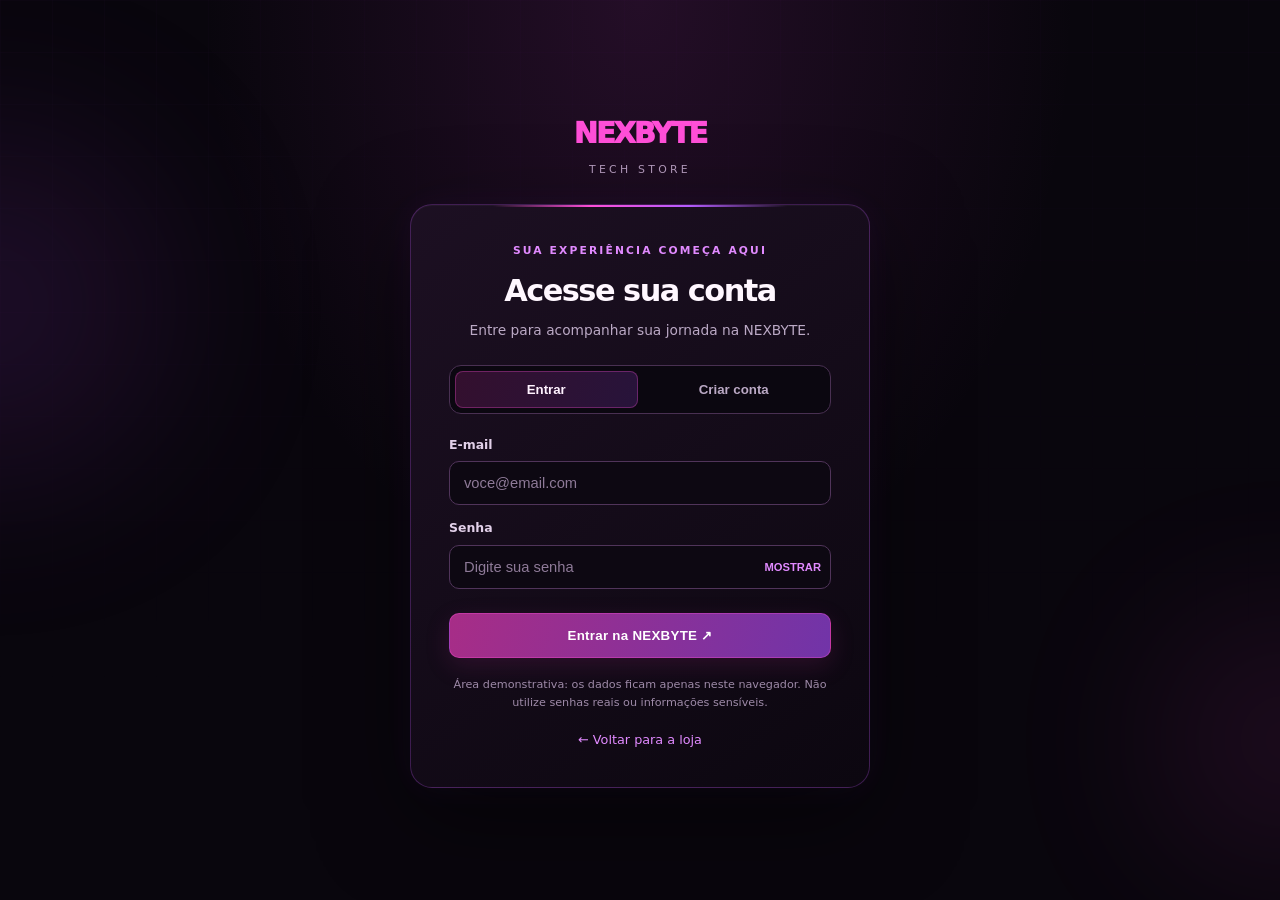
<file: carrinho.html>
<!DOCTYPE html>
<html lang="pt-BR">
<head>
  <meta charset="UTF-8" />
  <meta name="viewport" content="width=device-width, initial-scale=1" />
  <title>Carrinho | NEXBYTE</title>
  <link rel="stylesheet" href="css/styles.css" />
</head>
<body>
  <header class="header">
    <div class="header-inner">
      <a href="index.html" class="logo">
        NEXBYTE
        <span class="logo-sub">TECH STORE</span>
      </a>
      <nav class="nav">
        <a href="index.html">Início</a>
        <a href="catalogo.html">Catálogo</a>
        <a href="sobre.html">Sobre</a>
      </nav>
      <div class="header-actions">
        <span data-auth-user class="hidden" style="font-size:0.875rem">
          Olá, <strong data-user-name></strong>
          <button onclick="logout()" style="background:none;border:none;color:var(--accent);cursor:pointer;margin-left:0.5rem;font-size:0.85rem">Sair</button>
        </span>
        <a href="carrinho.html" class="btn cart-btn">
          🛒 Carrinho
          <span class="cart-count" data-cart-count style="display:none">0</span>
        </a>
      </div>
    </div>
  </header>

  <main>
    <div class="container" id="cart-root" style="padding:2.5rem 0">
      <p>Carregando...</p>
    </div>
  </main>

  <footer class="footer">
    <div class="footer-bottom" style="border:none">© 2026 NEXBYTE</div>
  </footer>

  <script src="js/store-config.js"></script>
  <script src="js/products.js"></script>
  <script src="js/app.js"></script>
  <script>
    document.addEventListener("DOMContentLoaded", () => {
      if (!requireAuth("carrinho.html")) return;

      renderCart();
    });

    function renderCart() {
      const root = document.getElementById("cart-root");
      const cart = getCart();
      const user = getUser();

      if (cart.length === 0) {
        root.innerHTML = `
          <div class="text-center" style="padding:3rem 0">
            <h1 class="section-title">Seu carrinho</h1>
            <p style="color:var(--stone);margin:1rem 0 1.5rem">O carrinho está vazio.</p>
            <a href="catalogo.html" class="btn btn-dark">Ir ao catálogo</a>
          </div>`;
        return;
      }

      const itemsHtml = cart.map(item => {
        const p = getProductById(item.id);
        if (!p) return "";
        return `
          <div class="cart-item">
            <img src="${p.image}" alt="${p.name}" />
            <div style="flex:1;display:flex;flex-direction:column">
              <div style="display:flex;justify-content:space-between;gap:0.5rem">
                <div>
                  <a href="produto.html?id=${p.id}" style="font-weight:500">${p.name}</a>
                  <p style="font-size:0.85rem;color:var(--stone)">${p.category}</p>
                </div>
                <button onclick="removeFromCart('${p.id}'); renderCart()" style="background:none;border:none;color:var(--stone);cursor:pointer;font-size:0.85rem">Remover</button>
              </div>
              <div style="margin-top:auto;display:flex;align-items:center;justify-content:space-between;padding-top:0.75rem">
                <div class="qty-control">
                  <button type="button" onclick="updateQuantity('${p.id}', ${item.quantity - 1}); renderCart()">−</button>
                  <span>${item.quantity}</span>
                  <button type="button" onclick="updateQuantity('${p.id}', ${item.quantity + 1}); renderCart()">+</button>
                </div>
                <span style="font-weight:600">${formatPrice(p.price * item.quantity)}</span>
              </div>
            </div>
          </div>`;
      }).join("");

      root.innerHTML = `
        <h1 class="section-title">Seu carrinho</h1>
        <p style="font-size:0.85rem;color:var(--stone);margin-bottom:1.5rem">
          Logado como ${user.name} (${user.email})
        </p>
        <div class="cart-layout">
          <div style="display:flex;flex-direction:column;gap:1rem">
            ${itemsHtml}
          </div>
          <div class="cart-summary">
            <h2 style="font-weight:500;margin-bottom:1rem">Resumo</h2>
            <div class="row">
              <span style="color:var(--stone)">Subtotal</span>
              <span>${formatPrice(cartTotalPrice())}</span>
            </div>
            <div class="row">
              <span style="color:var(--stone)">Frete</span>
              <span style="color:var(--stone)">A calcular</span>
            </div>
            <div class="row total">
              <span>Total</span>
              <span>${formatPrice(cartTotalPrice())}</span>
            </div>
            <button class="btn" style="width:100%;margin-top:1.25rem;background:#d6d3d1;color:#57534e;cursor:not-allowed" disabled>
              Finalizar compra (em breve)
            </button>
            <p style="text-align:center;font-size:0.75rem;color:var(--stone);margin-top:0.75rem">
              Integração de pagamento será adicionada depois
            </p>
            <button onclick="clearCart(); renderCart()" style="display:block;width:100%;margin-top:1rem;background:none;border:none;color:var(--stone);cursor:pointer;font-size:0.85rem">
              Limpar carrinho
            </button>
          </div>
        </div>`;
    }
  </script>
</body>
</html>
</file>
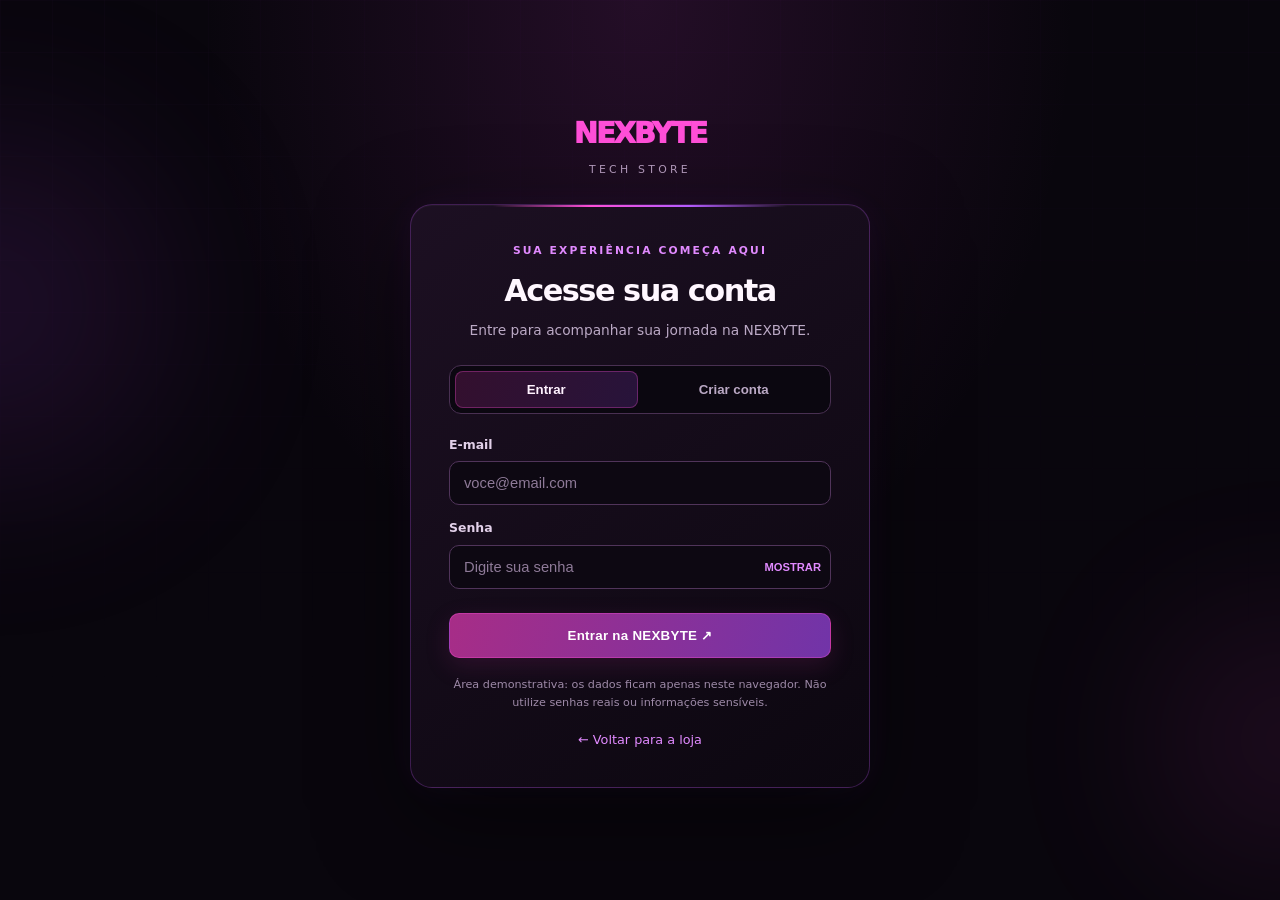
<file: login.html>
<!DOCTYPE html>
<html lang="pt-BR">
<head>
<meta charset="UTF-8"><meta name="viewport" content="width=device-width,initial-scale=1">
<meta name="theme-color" content="#09060d"><title>Acesso | NEXBYTE</title>
<link rel="stylesheet" href="css/styles.css">
<style>
:root{--auth-pink:#ff4fd8;--auth-pink-soft:#ff83e5;--auth-purple:#b45cff;--auth-purple-deep:#7134a8}
*{box-sizing:border-box}
body.auth-page{margin:0;min-height:100vh;display:grid;place-items:center;padding:28px 16px;background:radial-gradient(ellipse at 50% 0%,rgba(145,45,145,.2),transparent 48%),#09060d;color:#fff2ff;overflow-x:hidden}
.auth-grid{position:fixed;inset:0;pointer-events:none;opacity:.1;background-image:linear-gradient(rgba(196,91,255,.16) 1px,transparent 1px),linear-gradient(90deg,rgba(196,91,255,.16) 1px,transparent 1px);background-size:52px 52px;mask-image:linear-gradient(to bottom,#000,transparent 90%)}
.auth-glow{position:fixed;width:340px;height:340px;border-radius:50%;filter:blur(95px);opacity:.17;pointer-events:none;background:#8b35b6;left:-180px;top:15%;animation:drift 14s ease-in-out infinite alternate}
.auth-glow.pink{width:230px;height:230px;left:auto;right:-120px;top:auto;bottom:5%;background:#ff4fd8;opacity:.12;animation-delay:-5s}
@keyframes drift{to{transform:translate(90px,-40px)}}
.auth-shell{width:min(460px,100%);position:relative;animation:enter .65s cubic-bezier(.2,.8,.2,1) both}
@keyframes enter{from{opacity:0;transform:translateY(18px)}to{opacity:1;transform:none}}
.auth-brand{display:block;text-align:center;text-decoration:none;color:#fff7ff;font-size:1.8rem;font-weight:950;letter-spacing:-.07em;margin-bottom:7px}
.auth-brand span{color:var(--auth-pink)}.auth-tagline{text-align:center;color:#b49bbd;font-size:.68rem;letter-spacing:.3em;margin-bottom:25px}
.auth-card{padding:clamp(24px,6vw,38px);border:1px solid rgba(196,91,255,.26);border-radius:22px;background:linear-gradient(145deg,rgba(29,16,35,.98),rgba(12,7,16,.99));box-shadow:0 28px 90px rgba(0,0,0,.5),0 0 34px rgba(168,85,247,.07),inset 0 1px rgba(255,255,255,.035);backdrop-filter:blur(16px);position:relative;overflow:hidden}
.auth-card:before{content:"";position:absolute;left:18%;right:18%;top:0;height:2px;background:linear-gradient(90deg,transparent,var(--auth-pink),var(--auth-purple),transparent)}
.auth-heading{text-align:center;margin-bottom:23px}.auth-kicker{font-size:.67rem;letter-spacing:.2em;text-transform:uppercase;color:#e18aff;font-weight:800}.auth-heading h1{font-size:1.9rem;letter-spacing:-.05em;margin:9px 0 7px;color:#fff7ff}.auth-heading p{font-size:.86rem;color:#bba9c5;margin:0;line-height:1.55}
.auth-tabs{display:grid;grid-template-columns:1fr 1fr;gap:5px;padding:5px;border-radius:12px;background:#0b0710;border:1px solid #493052;margin-bottom:22px}
.auth-tab{border:0;border-radius:8px;padding:11px 8px;background:transparent;color:#bba9c5;font-weight:800;font-size:.83rem;cursor:pointer;transition:.2s}
.auth-tab[aria-selected="true"]{background:linear-gradient(110deg,rgba(196,45,153,.22),rgba(113,52,168,.28));color:#fff2ff;box-shadow:inset 0 0 0 1px rgba(255,79,216,.3)}
.auth-field{margin:14px 0}.auth-field label{display:block;color:#e2d0e9;font-size:.78rem;font-weight:750;margin-bottom:7px}
.auth-field input{width:100%;border:1px solid #50345a;border-radius:10px;padding:13px 14px;background:#0d0812;color:#fff7ff;font-size:.92rem;transition:border-color .2s,box-shadow .2s}
.auth-field input:focus{outline:0;border-color:var(--auth-pink);box-shadow:0 0 0 3px rgba(255,79,216,.1)}.auth-field input::placeholder{color:#8e7a98}
.password-wrap{position:relative}.password-wrap input{padding-right:82px}.reveal{position:absolute;right:10px;top:50%;transform:translateY(-50%);border:0;background:transparent;color:#e18aff;font-size:.7rem;font-weight:850;cursor:pointer}
.auth-submit{width:100%;border:1px solid rgba(255,79,216,.35);border-radius:10px;padding:14px;color:#fff;background:linear-gradient(105deg,#a72d87,#7134a8);font-weight:850;letter-spacing:.02em;cursor:pointer;box-shadow:0 8px 24px rgba(168,45,135,.18);transition:transform .2s,filter .2s,box-shadow .2s;margin-top:10px}
.auth-submit:hover{transform:translateY(-2px);filter:brightness(1.12);box-shadow:0 12px 28px rgba(196,45,153,.24)}.auth-submit:active{transform:scale(.99)}
.auth-error{background:rgba(255,80,120,.1);border:1px solid rgba(255,100,140,.3);color:#ffb1c3;padding:11px;border-radius:9px;font-size:.82rem;margin-bottom:13px}
.auth-foot{text-align:center;color:#9e8aa8;font-size:.7rem;line-height:1.6;margin:18px 0 0}.auth-back{display:block;text-align:center;color:#e18aff;text-decoration:none;font-size:.8rem;margin-top:18px}.auth-back:hover{color:#ff83e5}
.auth-extra{display:none}.auth-extra.visible{display:block}.auth-meter{height:4px;border-radius:5px;background:#38243f;margin-top:7px;overflow:hidden}.auth-meter span{display:block;width:0;height:100%;background:linear-gradient(90deg,#a855f7,#ff4fd8);transition:width .25s}.auth-meter-label{font-size:.68rem;color:#aa96b5;margin-top:5px;min-height:1em}
@media(max-width:480px){body.auth-page{padding:20px 13px}.auth-card{padding:24px 19px}.auth-heading h1{font-size:1.65rem}}
@media(prefers-reduced-motion:reduce){*,*:before,*:after{animation-duration:.01ms!important;animation-iteration-count:1!important;transition-duration:.01ms!important}}
</style>
</head>
<body class="auth-page">
<div class="auth-grid" aria-hidden="true"></div><div class="auth-glow" aria-hidden="true"></div><div class="auth-glow pink" aria-hidden="true"></div>
<main class="auth-shell">
<a href="index.html" class="auth-brand"><span data-store-name>NEXBYTE</span></a>
<div class="auth-tagline" data-store-tagline>TECH STORE</div>
<section class="auth-card" aria-labelledby="form-title">
<header class="auth-heading"><div class="auth-kicker">Sua experiência começa aqui</div><h1 id="form-title">Acesse sua conta</h1><p id="form-sub">Entre para acompanhar sua jornada na NEXBYTE.</p></header>
<div class="auth-tabs" role="tablist" aria-label="Acesso à conta">
<button class="auth-tab" id="login-tab" type="button" role="tab" aria-selected="true">Entrar</button>
<button class="auth-tab" id="register-tab" type="button" role="tab" aria-selected="false">Criar conta</button>
</div>
<div id="error" class="auth-error" hidden role="alert"></div>
<form id="auth-form" novalidate>
<div class="auth-field auth-extra" id="name-group"><label for="name">Nome completo</label><input id="name" type="text" autocomplete="name" placeholder="Como podemos te chamar?"></div>
<div class="auth-field"><label for="email">E-mail</label><input id="email" type="email" autocomplete="email" placeholder="voce@email.com" required></div>
<div class="auth-field"><label for="password">Senha</label><div class="password-wrap"><input id="password" type="password" autocomplete="current-password" placeholder="Digite sua senha" required><button class="reveal" id="toggle-password" type="button">MOSTRAR</button></div>
<div class="auth-extra" id="password-meter-wrap"><div class="auth-meter"><span id="meter-fill"></span></div><div class="auth-meter-label" id="meter-label">Use pelo menos 6 caracteres.</div></div></div>
<div class="auth-field auth-extra" id="confirm-group"><label for="confirm-password">Confirmar senha</label><input id="confirm-password" type="password" autocomplete="new-password" placeholder="Digite a senha novamente"></div>
<button class="auth-submit" id="submit-btn" type="submit">Entrar na NEXBYTE <span aria-hidden="true">↗</span></button>
</form>
<p class="auth-foot">Área demonstrativa: os dados ficam apenas neste navegador. Não utilize senhas reais ou informações sensíveis.</p>
<a href="index.html" class="auth-back">← Voltar para a loja</a>
</section>
</main>
<script src="js/store-config.js"></script><script src="js/products.js"></script><script src="js/app.js"></script>
<script>
document.querySelectorAll('[data-store-name]').forEach(e=>e.textContent=STORE_CONFIG.name);document.querySelectorAll('[data-store-tagline]').forEach(e=>e.textContent=STORE_CONFIG.tagline);
let mode='login';const params=new URLSearchParams(location.search),redirect=params.get('redirect')||'index.html';if(getUser())location.replace(redirect);const $=id=>document.getElementById(id);
function setMode(next){mode=next;const registering=mode==='register';$('error').hidden=true;$('name-group').classList.toggle('visible',registering);$('confirm-group').classList.toggle('visible',registering);$('password-meter-wrap').classList.toggle('visible',registering);$('login-tab').setAttribute('aria-selected',String(!registering));$('register-tab').setAttribute('aria-selected',String(registering));$('form-title').textContent=registering?'Crie sua conta':'Acesse sua conta';$('form-sub').textContent=registering?'Preencha seus dados para fazer parte da NEXBYTE.':'Entre para acompanhar sua jornada na NEXBYTE.';$('submit-btn').innerHTML=registering?'Criar minha conta <span aria-hidden="true">↗</span>':'Entrar na NEXBYTE <span aria-hidden="true">↗</span>';$('password').autocomplete=registering?'new-password':'current-password';$('confirm-password').required=registering;}
$('login-tab').addEventListener('click',()=>setMode('login'));$('register-tab').addEventListener('click',()=>setMode('register'));
$('toggle-password').addEventListener('click',()=>{const f=$('password'),show=f.type==='password';f.type=show?'text':'password';$('toggle-password').textContent=show?'OCULTAR':'MOSTRAR'});
$('password').addEventListener('input',()=>{if(mode!=='register')return;const v=$('password').value;let score=0;if(v.length>=6)score++;if(v.length>=10)score++;if(/[A-Z]/.test(v)&&/[a-z]/.test(v))score++;if(/[0-9]/.test(v))score++;if(/[^A-Za-z0-9]/.test(v))score++;$('meter-fill').style.width=(score*20)+'%';$('meter-label').textContent=!v?'Use pelo menos 6 caracteres.':score<2?'Senha básica':score<4?'Senha razoável':'Senha forte'});
$('auth-form').addEventListener('submit',e=>{e.preventDefault();const email=$('email').value.trim(),password=$('password').value,name=$('name').value.trim();let msg='';if(!/^[^\s@]+@[^\s@]+\.[^\s@]+$/.test(email))msg='Digite um endereço de e-mail válido.';else if(password.length<6)msg='A senha precisa ter pelo menos 6 caracteres.';else if(mode==='register'&&!name)msg='Informe seu nome para criar a conta.';else if(mode==='register'&&password!==$('confirm-password').value)msg='As senhas não coincidem.';if(msg){$('error').textContent=msg;$('error').hidden=false;return;}setUser({name:mode==='register'?name:email.split('@')[0],email});$('submit-btn').textContent='Acesso liberado ✓';setTimeout(()=>location.href=redirect,350)});
</script>
</body></html>
</file>
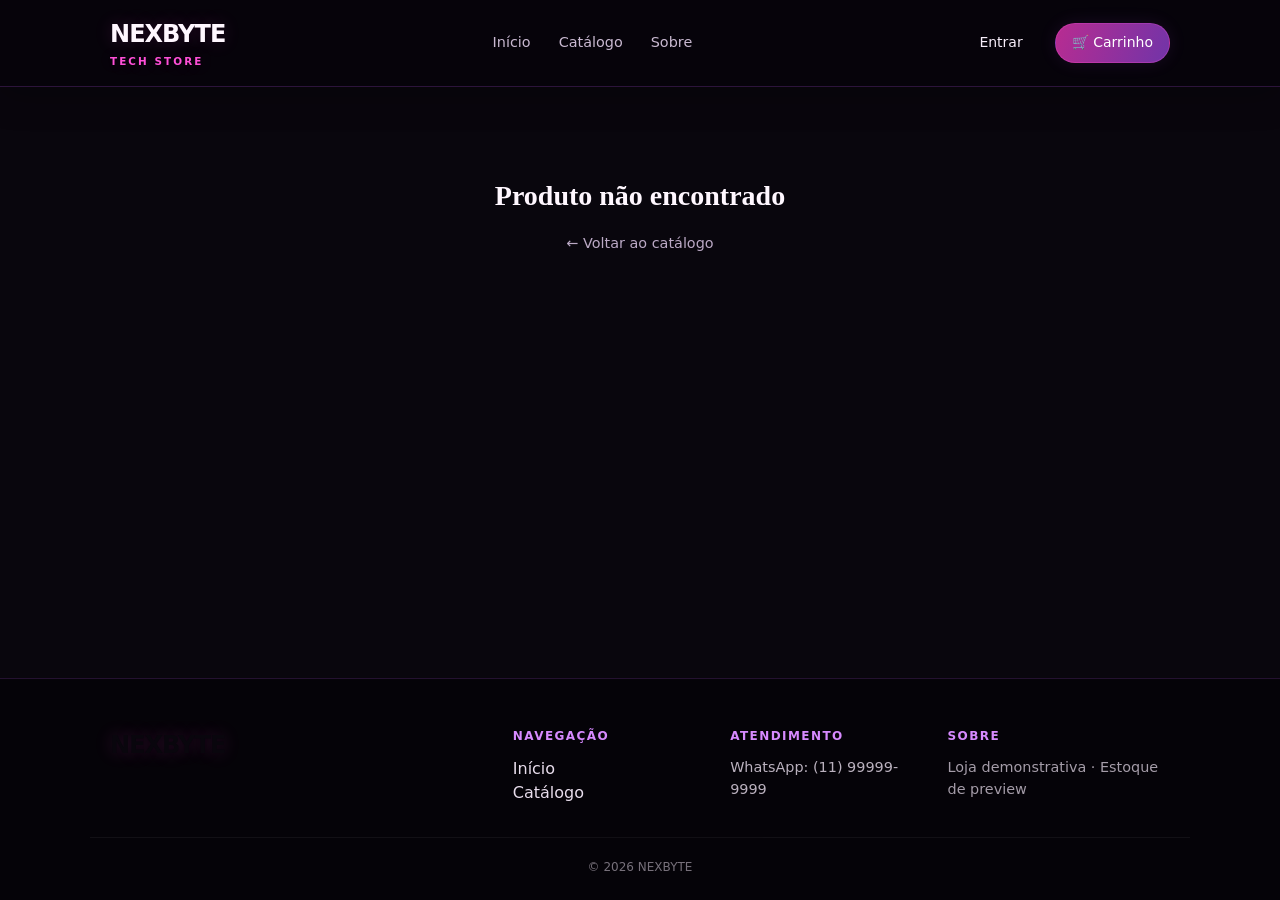
<file: produto.html>
<!DOCTYPE html>
<html lang="pt-BR">
<head>
  <meta charset="UTF-8" />
  <meta name="viewport" content="width=device-width, initial-scale=1" />
  <title>Produto | NEXBYTE</title>
  <link rel="stylesheet" href="css/styles.css" />
</head>
<body>
  <header class="header">
    <div class="header-inner">
      <a href="index.html" class="logo">
        NEXBYTE
        <span class="logo-sub">TECH STORE</span>
      </a>
      <nav class="nav">
        <a href="index.html">Início</a>
        <a href="catalogo.html">Catálogo</a>
        <a href="sobre.html">Sobre</a>
      </nav>
      <div class="header-actions">
        <a href="login.html" class="btn" data-auth-guest style="font-size:0.875rem;font-weight:500">Entrar</a>
        <span data-auth-user class="hidden" style="font-size:0.875rem">
          Olá, <strong data-user-name></strong>
          <button onclick="logout()" style="background:none;border:none;color:var(--accent);cursor:pointer;margin-left:0.5rem;font-size:0.85rem">Sair</button>
        </span>
        <a href="carrinho.html" class="btn cart-btn">
          🛒 Carrinho
          <span class="cart-count" data-cart-count style="display:none">0</span>
        </a>
      </div>
    </div>
  </header>

  <main>
    <div class="container product-detail" id="product-content">
      <p style="grid-column:1/-1">Carregando...</p>
    </div>
  </main>

  <footer class="footer">
    <div class="footer-grid">
      <div>
        <div class="logo" style="color:var(--bg)">NEXBYTE</div>
      </div>
      <div>
        <h4>Navegação</h4>
        <p><a href="index.html">Início</a></p>
        <p><a href="catalogo.html">Catálogo</a></p>
      </div>
      <div>
        <h4>Atendimento</h4>
        <p style="font-size:0.9rem;opacity:0.8">WhatsApp: (11) 99999-9999</p>
      </div>
      <div>
        <h4>Sobre</h4>
        <p style="font-size:0.9rem;opacity:0.7">Loja demonstrativa · Estoque de preview</p>
      </div>
    </div>
    <div class="footer-bottom">© 2026 NEXBYTE</div>
  </footer>

  <script src="js/store-config.js"></script>
  <script src="js/products.js"></script>
  <script src="js/app.js"></script>
  <script>
    let qty = 1;
    const params = new URLSearchParams(window.location.search);
    const id = params.get("id");
    const product = getProductById(id);

    function changeQty(delta) {
      qty = Math.max(1, qty + delta);
      document.getElementById("qty-value").textContent = qty;
    }

    function handleAdd() {
      if (addToCart(product.id, qty)) {
        const msg = document.getElementById("added-msg");
        msg.classList.remove("hidden");
        setTimeout(() => msg.classList.add("hidden"), 2500);
      }
    }

    document.addEventListener("DOMContentLoaded", () => {
      const el = document.getElementById("product-content");
      if (!product) {
        el.innerHTML = `
          <div style="grid-column:1/-1;text-align:center;padding:3rem 0">
            <h1 class="section-title">Produto não encontrado</h1>
            <a href="catalogo.html" class="back-link mt-4">← Voltar ao catálogo</a>
          </div>`;
        return;
      }

      document.title = product.name + " | NEXBYTE";

      el.innerHTML = `
        <div style="grid-column:1/-1">
          <a href="catalogo.html" class="back-link">← Voltar ao catálogo</a>
        </div>
        <div class="gallery">
          <img src="${product.image}" alt="${product.name}" />
        </div>
        <div class="info">
          <p class="category">${product.category}</p>
          <h1>${product.name}</h1>
          <p style="color:var(--stone)">Marca: ${product.brand || "NEXBYTE"}</p>
          <div style="margin:1.25rem 0">
            ${product.originalPrice ? `<span class="price-old">${formatPrice(product.originalPrice)}</span>` : ""}
            <span class="price" style="font-size:1.75rem">${formatPrice(product.price)}</span>
          </div>
          <p style="color:var(--stone);line-height:1.6">${product.description}</p>
          ${product.specs ? `<div class="spec-list"><div style="padding:.8rem .9rem;font-weight:700;background:rgba(56,189,248,.08)">Especificações</div>${Object.entries(product.specs).map(([key,value]) => `<div class="spec-row"><span>${key}</span><strong>${value}</strong></div>`).join("")}</div>` : ""}
          <div style="display:flex;flex-wrap:wrap;align-items:center;gap:1rem;margin-top:1.75rem">
            <div class="qty-control">
              <button type="button" onclick="changeQty(-1)">−</button>
              <span id="qty-value">1</span>
              <button type="button" onclick="changeQty(1)">+</button>
            </div>
            <button class="btn btn-dark" onclick="handleAdd()" id="add-btn">
              ${getUser() ? "Adicionar ao carrinho" : "Entrar para adicionar"}
            </button>
          </div>
          <p id="added-msg" class="hidden" style="margin-top:0.75rem;color:#15803d;font-weight:500">✓ Adicionado ao carrinho!</p>
          <p style="margin-top:1.25rem;font-size:0.85rem;color:var(--stone)">Estoque de preview: ${product.stock} unidades · quantidade fictícia</p>
        </div>
      `;
    });
  </script>
</body>
</html>
</file>
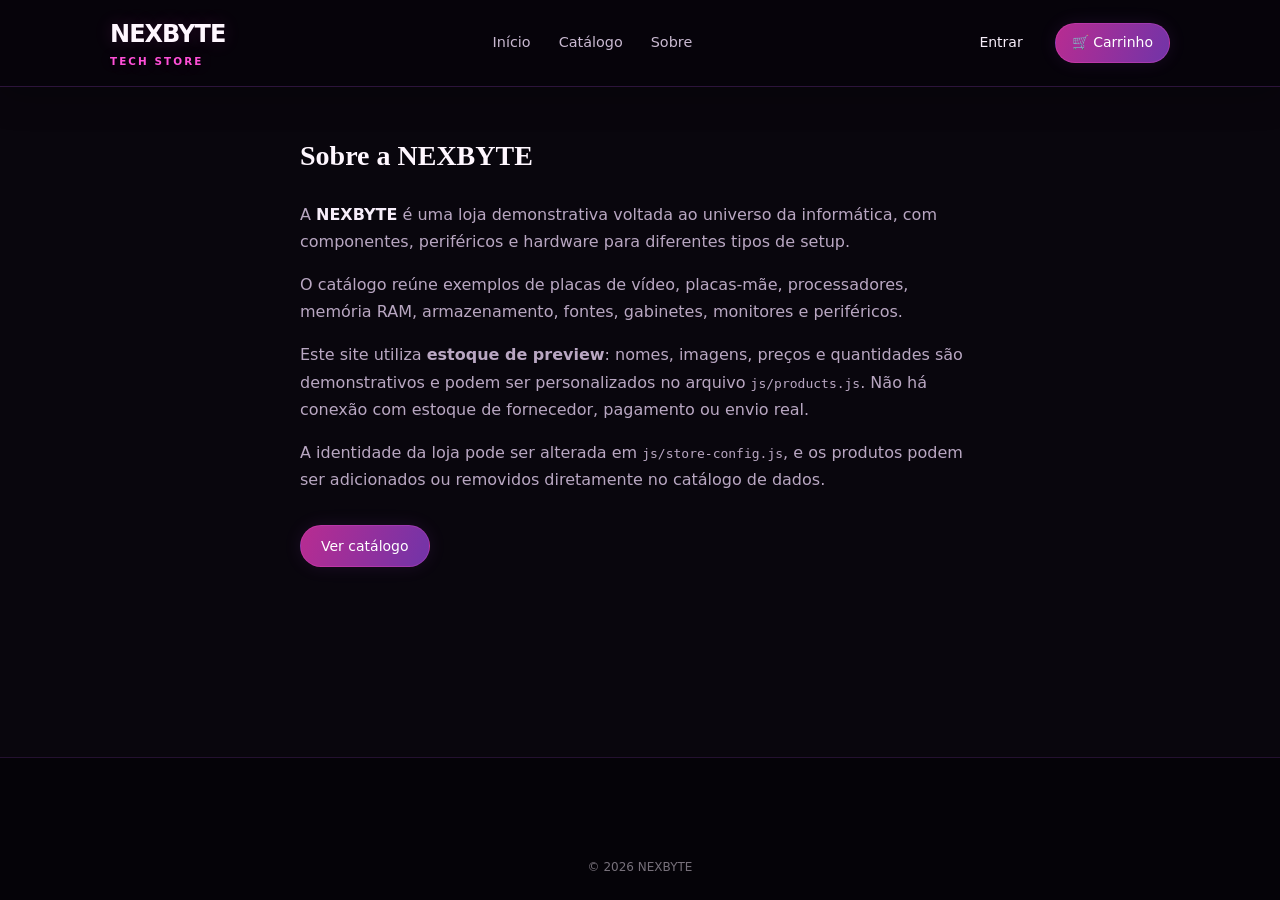
<file: sobre.html>
<!DOCTYPE html>
<html lang="pt-BR">
<head>
  <meta charset="UTF-8" />
  <meta name="viewport" content="width=device-width, initial-scale=1" />
  <title>Sobre | NEXBYTE</title>
  <link rel="stylesheet" href="css/styles.css" />
</head>
<body>
  <header class="header">
    <div class="header-inner">
      <a href="index.html" class="logo">
        NEXBYTE
        <span class="logo-sub">TECH STORE</span>
      </a>
      <nav class="nav">
        <a href="index.html">Início</a>
        <a href="catalogo.html">Catálogo</a>
        <a href="sobre.html">Sobre</a>
      </nav>
      <div class="header-actions">
        <a href="login.html" class="btn" data-auth-guest style="font-size:0.875rem;font-weight:500">Entrar</a>
        <span data-auth-user class="hidden" style="font-size:0.875rem">
          Olá, <strong data-user-name></strong>
          <button onclick="logout()" style="background:none;border:none;color:var(--accent);cursor:pointer;margin-left:0.5rem;font-size:0.85rem">Sair</button>
        </span>
        <a href="carrinho.html" class="btn cart-btn">
          🛒 Carrinho
          <span class="cart-count" data-cart-count style="display:none">0</span>
        </a>
      </div>
    </div>
  </header>

  <main>
    <div class="container" style="max-width:720px;padding:3rem 1.25rem">
      <h1 class="section-title">Sobre a NEXBYTE</h1>
      <div style="margin-top:1.5rem;color:var(--stone);line-height:1.7">
        <p style="margin-bottom:1rem">
          A <strong style="color:var(--text)">NEXBYTE</strong> é uma loja demonstrativa voltada ao universo da informática, com componentes, periféricos e hardware para diferentes tipos de setup.
        </p>
        <p style="margin-bottom:1rem">
          O catálogo reúne exemplos de placas de vídeo, placas-mãe, processadores, memória RAM, armazenamento, fontes, gabinetes, monitores e periféricos.
        </p>
        <p style="margin-bottom:1rem">
          Este site utiliza <strong>estoque de preview</strong>: nomes, imagens, preços e quantidades são demonstrativos e podem ser personalizados no arquivo <code>js/products.js</code>. Não há conexão com estoque de fornecedor, pagamento ou envio real.
        </p>
        <p>
          A identidade da loja pode ser alterada em <code>js/store-config.js</code>, e os produtos podem ser adicionados ou removidos diretamente no catálogo de dados.
        </p>
      </div>
      <a href="catalogo.html" class="btn btn-dark mt-8">Ver catálogo</a>
    </div>
  </main>

  <footer class="footer">
    <div class="footer-bottom" style="border:none">© 2026 NEXBYTE</div>
  </footer>

  <script src="js/store-config.js"></script>
  <script src="js/products.js"></script>
  <script src="js/app.js"></script>
</body>
</html>
</file>
<file: css/styles.css>
/* NEXBYTE TECH STORE - tema personalizável */
:root {
  --bg: #0b1018;
  --text: #3D2C2E;
  --accent: #9C6B4A;
  --accent-light: #C4A484;
  --dark: #111827;
  --soft: #151e2b;
  --white: #ffffff;
  --stone: #9aa8ba;
}

* {
  box-sizing: border-box;
  margin: 0;
  padding: 0;
}

body {
  font-family: system-ui, -apple-system, "Segoe UI", Roboto, sans-serif;
  background: var(--bg);
  color: var(--text);
  line-height: 1.5;
  min-height: 100vh;
  display: flex;
  flex-direction: column;
}

a {
  color: inherit;
  text-decoration: none;
}

img {
  max-width: 100%;
  display: block;
}

/* Header */
.header {
  position: sticky;
  top: 0;
  z-index: 50;
  background: rgba(11, 16, 24, 0.95);
  backdrop-filter: blur(8px);
  border-bottom: 1px solid rgba(0,0,0,0.06);
}

.header-inner {
  max-width: 1100px;
  margin: 0 auto;
  padding: 1rem 1.25rem;
  display: flex;
  align-items: center;
  justify-content: space-between;
  gap: 1rem;
}

.logo {
  font-family: Georgia, "Times New Roman", serif;
  font-size: 1.5rem;
  font-weight: 500;
  letter-spacing: 0.02em;
  color: var(--dark);
}

.logo span {
  color: var(--accent);
}

.logo-sub {
  display: block;
  font-size: 0.65rem;
  text-transform: uppercase;
  letter-spacing: 0.25em;
  color: var(--accent);
  opacity: 0.85;
  margin-top: 2px;
}

.nav {
  display: none;
  gap: 1.75rem;
  font-size: 0.9rem;
  font-weight: 500;
}

.nav a:hover {
  color: var(--accent);
}

.header-actions {
  display: flex;
  align-items: center;
  gap: 0.75rem;
}

.btn {
  display: inline-flex;
  align-items: center;
  justify-content: center;
  gap: 0.4rem;
  padding: 0.6rem 1.25rem;
  border-radius: 999px;
  font-size: 0.875rem;
  font-weight: 500;
  border: none;
  cursor: pointer;
  transition: 0.2s;
}

.btn-dark {
  background: var(--dark);
  color: var(--bg);
}

.btn-dark:hover {
  background: var(--accent);
}

.btn-accent {
  background: var(--accent);
  color: white;
}

.btn-accent:hover {
  background: var(--accent-light);
  color: var(--dark);
}

.btn-outline {
  background: transparent;
  border: 1px solid rgba(253,251,247,0.4);
  color: var(--bg);
}

.btn-outline:hover {
  background: rgba(255,255,255,0.1);
}

.cart-btn {
  position: relative;
  background: var(--dark);
  color: var(--bg);
  padding: 0.55rem 1rem;
}

.cart-count {
  position: absolute;
  top: -6px;
  right: -6px;
  background: var(--accent);
  color: white;
  font-size: 0.7rem;
  font-weight: 700;
  width: 18px;
  height: 18px;
  border-radius: 50%;
  display: flex;
  align-items: center;
  justify-content: center;
}

/* Main */
main {
  flex: 1;
}

.container {
  max-width: 1100px;
  margin: 0 auto;
  padding: 0 1.25rem;
}

/* Hero */
.hero {
  background: linear-gradient(135deg, #3D2C2E 0%, #5A3F42 50%, #3D2C2E 100%);
  color: var(--bg);
  padding: 4.5rem 0;
  position: relative;
  overflow: hidden;
}

.hero::before {
  content: "";
  position: absolute;
  width: 280px;
  height: 280px;
  background: var(--accent);
  border-radius: 50%;
  filter: blur(80px);
  opacity: 0.25;
  top: -40px;
  left: -60px;
}

.hero-content {
  position: relative;
  max-width: 1100px;
  margin: 0 auto;
  padding: 0 1.25rem;
}

.hero-label {
  font-size: 0.8rem;
  text-transform: uppercase;
  letter-spacing: 0.3em;
  color: var(--accent-light);
}

.hero h1 {
  font-family: Georgia, serif;
  font-size: clamp(2rem, 5vw, 3.25rem);
  font-weight: 500;
  margin: 1rem 0 1.25rem;
  max-width: 18ch;
  line-height: 1.15;
}

.hero p {
  font-size: 1.1rem;
  opacity: 0.85;
  max-width: 36ch;
  margin-bottom: 2rem;
}

.hero-actions {
  display: flex;
  flex-wrap: wrap;
  gap: 0.75rem;
}

/* Sections */
.section {
  padding: 3.5rem 0;
}

.section-header {
  display: flex;
  align-items: flex-end;
  justify-content: space-between;
  margin-bottom: 2rem;
}

.section-title {
  font-family: Georgia, serif;
  font-size: 1.75rem;
  color: var(--dark);
}

.section-sub {
  color: var(--stone);
  margin-top: 0.25rem;
}

/* Product grid */
.products-grid {
  display: grid;
  grid-template-columns: repeat(auto-fill, minmax(240px, 1fr));
  gap: 1.5rem;
}

.product-card {
  background: var(--white);
  border: 1px solid rgba(0,0,0,0.06);
  border-radius: 1rem;
  overflow: hidden;
  transition: box-shadow 0.25s;
  display: flex;
  flex-direction: column;
}

.product-card:hover {
  box-shadow: 0 8px 24px rgba(0,0,0,0.08);
}

.product-card .img-wrap {
  aspect-ratio: 1;
  background: #f0ebe5;
  overflow: hidden;
  position: relative;
}

.product-card img {
  width: 100%;
  height: 100%;
  object-fit: cover;
  transition: transform 0.4s;
}

.product-card:hover img {
  transform: scale(1.05);
}

.badge {
  position: absolute;
  top: 0.75rem;
  left: 0.75rem;
  background: var(--accent);
  color: white;
  font-size: 0.65rem;
  font-weight: 600;
  text-transform: uppercase;
  letter-spacing: 0.05em;
  padding: 0.2rem 0.6rem;
  border-radius: 999px;
}

.badge-offer {
  left: auto;
  right: 0.75rem;
  background: var(--dark);
}

.product-card .body {
  padding: 1rem;
  display: flex;
  flex-direction: column;
  flex: 1;
}

.product-card .category {
  font-size: 0.7rem;
  text-transform: uppercase;
  letter-spacing: 0.08em;
  color: var(--accent);
}

.product-card h3 {
  font-size: 1rem;
  font-weight: 500;
  margin: 0.25rem 0;
}

.product-card .desc {
  font-size: 0.85rem;
  color: var(--stone);
  display: -webkit-box;
  -webkit-line-clamp: 2;
  -webkit-box-orient: vertical;
  overflow: hidden;
  flex: 1;
}

.product-card .card-footer {
  display: flex;
  align-items: center;
  justify-content: space-between;
  margin-top: 1rem;
  gap: 0.75rem;
  flex-wrap: wrap;
  background: transparent;
  color: inherit;
  padding: 0;
  border: none;
}

.product-card .card-footer .price-wrap {
  display: flex;
  flex-direction: column;
  gap: 0.15rem;
}

.price {
  font-weight: 600;
  font-size: 1.1rem;
  color: var(--dark);
}

.price-old {
  font-size: 0.8rem;
  color: var(--stone);
  text-decoration: line-through;
}

.btn-sm {
  padding: 0.4rem 0.85rem;
  font-size: 0.75rem;
}

/* Botão Adicionar ao carrinho — catálogo */
.product-card .btn-add {
  flex-shrink: 0;
  padding: 0.55rem 1.1rem;
  font-size: 0.8rem;
  font-weight: 600;
  border-radius: 999px;
  border: none;
  background: var(--dark);
  color: #FDFBF7;
  cursor: pointer;
  transition: background 0.2s, transform 0.15s;
  white-space: nowrap;
  line-height: 1.2;
}

.product-card .btn-add:hover {
  background: var(--accent);
  transform: translateY(-1px);
}

.product-card .btn-add:active {
  transform: translateY(0);
}

/* Banner login */
.banner {
  background: var(--soft);
  padding: 3.5rem 0;
}

.banner-inner {
  max-width: 1100px;
  margin: 0 auto;
  padding: 0 1.25rem;
  display: grid;
  gap: 2rem;
}

.banner h2 {
  font-family: Georgia, serif;
  font-size: 1.75rem;
  margin-bottom: 0.75rem;
}

.banner-list {
  background: white;
  border-radius: 1rem;
  padding: 1.5rem;
  list-style: none;
}

.banner-list li {
  display: flex;
  gap: 0.6rem;
  margin-bottom: 0.75rem;
  font-size: 0.9rem;
  color: var(--stone);
}

.banner-list li:last-child {
  margin-bottom: 0;
}

.banner-list .check {
  color: var(--accent);
  font-weight: 700;
}

/* Filters */
.filters {
  display: flex;
  flex-wrap: wrap;
  gap: 0.5rem;
  margin-bottom: 1.5rem;
}

.filter-btn {
  padding: 0.45rem 1rem;
  border-radius: 999px;
  border: 1px solid #e7e5e4;
  background: white;
  font-size: 0.85rem;
  font-weight: 500;
  cursor: pointer;
  color: var(--text);
}

.filter-btn.active {
  background: var(--dark);
  color: white;
  border-color: var(--dark);
}

/* Product detail */
.product-detail {
  display: grid;
  gap: 2rem;
  padding: 2.5rem 0;
}

.product-detail .gallery {
  background: #f0ebe5;
  border-radius: 1rem;
  overflow: hidden;
  aspect-ratio: 1;
}

.product-detail .gallery img {
  width: 100%;
  height: 100%;
  object-fit: cover;
}

.product-detail .info h1 {
  font-family: Georgia, serif;
  font-size: 1.85rem;
  margin: 0.35rem 0;
}

.qty-control {
  display: inline-flex;
  align-items: center;
  border: 1px solid #e7e5e4;
  border-radius: 999px;
  overflow: hidden;
}

.qty-control button {
  width: 2.5rem;
  height: 2.5rem;
  border: none;
  background: transparent;
  font-size: 1.1rem;
  cursor: pointer;
  color: var(--text);
}

.qty-control span {
  min-width: 2rem;
  text-align: center;
  font-weight: 500;
}

.notes {
  display: flex;
  flex-wrap: wrap;
  gap: 0.4rem;
  margin-top: 0.5rem;
}

.note-tag {
  background: var(--soft);
  padding: 0.25rem 0.75rem;
  border-radius: 999px;
  font-size: 0.85rem;
}

/* Login form */
.auth-box {
  max-width: 400px;
  margin: 3rem auto;
  background: white;
  border: 1px solid rgba(0,0,0,0.06);
  border-radius: 1.25rem;
  padding: 2rem;
  box-shadow: 0 4px 20px rgba(0,0,0,0.04);
}

.auth-box h1 {
  font-family: Georgia, serif;
  text-align: center;
  font-size: 1.5rem;
}

.auth-box .sub {
  text-align: center;
  color: var(--stone);
  font-size: 0.9rem;
  margin: 0.4rem 0 1.5rem;
}

.form-group {
  margin-bottom: 1rem;
}

.form-group label {
  display: block;
  font-size: 0.85rem;
  font-weight: 500;
  margin-bottom: 0.35rem;
}

.form-group input {
  width: 100%;
  padding: 0.75rem 1rem;
  border: 1px solid #e7e5e4;
  border-radius: 0.75rem;
  font-size: 0.95rem;
  outline: none;
}

.form-group input:focus {
  border-color: var(--accent);
  box-shadow: 0 0 0 2px rgba(156,107,74,0.15);
}

.auth-switch {
  text-align: center;
  margin-top: 1.25rem;
  font-size: 0.9rem;
  color: var(--stone);
}

.auth-switch button {
  background: none;
  border: none;
  color: var(--accent);
  font-weight: 500;
  cursor: pointer;
}

.error-msg {
  color: #b91c1c;
  font-size: 0.85rem;
  margin-bottom: 0.75rem;
}

/* Cart */
.cart-layout {
  display: grid;
  gap: 2rem;
  padding: 2.5rem 0;
}

.cart-item {
  display: flex;
  gap: 1rem;
  background: white;
  border: 1px solid rgba(0,0,0,0.06);
  border-radius: 1rem;
  padding: 1rem;
}

.cart-item img {
  width: 90px;
  height: 90px;
  object-fit: cover;
  border-radius: 0.75rem;
}

.cart-summary {
  background: white;
  border: 1px solid rgba(0,0,0,0.06);
  border-radius: 1rem;
  padding: 1.5rem;
  height: fit-content;
}

.cart-summary .row {
  display: flex;
  justify-content: space-between;
  font-size: 0.9rem;
  margin-bottom: 0.5rem;
}

.cart-summary .total {
  border-top: 1px solid #f0f0f0;
  padding-top: 0.75rem;
  margin-top: 0.75rem;
  font-size: 1.1rem;
  font-weight: 600;
}

/* Footer */
.footer {
  background: var(--dark);
  color: var(--bg);
  margin-top: auto;
  padding: 3rem 0 1.5rem;
}

.footer-grid {
  max-width: 1100px;
  margin: 0 auto;
  padding: 0 1.25rem;
  display: grid;
  gap: 2rem;
}

.footer h4 {
  font-size: 0.75rem;
  text-transform: uppercase;
  letter-spacing: 0.12em;
  color: var(--accent-light);
  margin-bottom: 0.75rem;
}

.footer a:hover {
  color: white;
}

.footer-bottom {
  max-width: 1100px;
  margin: 2rem auto 0;
  padding: 1.25rem 1.25rem 0;
  border-top: 1px solid rgba(255,255,255,0.1);
  text-align: center;
  font-size: 0.75rem;
  opacity: 0.5;
}

/* Utils */
.hidden {
  display: none !important;
}

.text-center {
  text-align: center;
}

.mt-2 { margin-top: 0.5rem; }
.mt-4 { margin-top: 1rem; }
.mt-6 { margin-top: 1.5rem; }
.mt-8 { margin-top: 2rem; }

.back-link {
  display: inline-flex;
  align-items: center;
  gap: 0.3rem;
  font-size: 0.9rem;
  color: var(--accent);
  margin-bottom: 1.5rem;
}

.back-link:hover {
  text-decoration: underline;
}

/* Responsive */
@media (min-width: 640px) {
  .nav {
    display: flex;
  }
  .banner-inner {
    grid-template-columns: 1fr 1fr;
    align-items: center;
  }
  .product-detail {
    grid-template-columns: 1fr 1fr;
  }
  .cart-layout {
    grid-template-columns: 1.6fr 1fr;
  }
  .footer-grid {
    grid-template-columns: 2fr 1fr 1fr 1.2fr;
  }
}

/* Ajustes do tema tech */
.header { border-bottom-color: rgba(148,163,184,.16); }
.logo { font-family: system-ui, sans-serif; font-weight: 800; letter-spacing: -.04em; }
.logo-sub { letter-spacing: .2em; }
.hero { background: linear-gradient(110deg, rgba(5,10,18,.97), rgba(8,35,55,.86)), url("https://images.unsplash.com/photo-1593640408182-31c70c8268f5?w=1800&auto=format&fit=crop") center/cover; }
.hero h1 { color: #f8fafc; }
.hero p { color: #cbd5e1; }
.hero-label { color: #7dd3fc; }
.product-card, .cart-summary, .cart-item { background: #131c29; border: 1px solid rgba(148,163,184,.14); color: var(--text); }
.product-card .body { background: #131c29; }
.product-card h3 a { color: #f1f5f9; }
.product-card .desc { color: #a8b5c7; }
.img-wrap { background: #1b2939; }
.img-wrap img, .gallery img { mix-blend-mode: normal; }
.btn-dark, .btn-add { background: #0284c7; color: white; }
.btn-dark:hover, .btn-add:hover { background: #0369a1; }
.btn-outline { border-color: #7dd3fc; color: #e0f2fe; }
.filter-btn { border-color: #334155; color: #cbd5e1; }
.filter-btn.active, .filter-btn:hover { background: #075985; border-color: #0ea5e9; color: white; }
.footer { background: #070b11; }
.banner { background: #111c2a; }
.banner h2 { color: #f8fafc; }
.section-title { color: #f1f5f9; }
.section-sub, .category, .back-link { color: #9fb0c5; }
input, select { background: #111c2a; color: #e5edf7; border: 1px solid #334155; }
.stock-preview { display:inline-flex; align-items:center; gap:.4rem; color:#7dd3fc; background:rgba(14,165,233,.12); border:1px solid rgba(56,189,248,.25); border-radius:999px; padding:.35rem .7rem; font-size:.75rem; font-weight:700; }
.stock-dot { width:7px;height:7px;border-radius:50%;background:#38bdf8;display:inline-block; }
.spec-list { margin-top:1.25rem; border:1px solid rgba(148,163,184,.16); border-radius:12px; overflow:hidden; }
.spec-row { display:flex;justify-content:space-between;gap:1rem;padding:.7rem .9rem;border-bottom:1px solid rgba(148,163,184,.12);font-size:.9rem; }
.spec-row:last-child { border-bottom:0; }
.spec-row span:first-child { color:#9fb0c5; }
.search-box { width:100%; max-width:420px; padding:.8rem 1rem; border-radius:10px; margin:0 0 1rem; }


/* NEXBYTE — tema claro em marrom, alto contraste e leitura confortável */
:root {
  --bg: #f7f3ee;
  --text: #33251f;
  --accent: #8b5e3c;
  --accent-light: #c49a78;
  --dark: #4a3025;
  --soft: #eee4da;
  --white: #ffffff;
  --stone: #76665d;
}
body { background: var(--bg); color: var(--text); }
.header { background: rgba(255,252,248,.96); border-bottom: 1px solid #e7d9cc; }
.logo { color: #4a3025; }
.logo-sub { color: #8b5e3c; opacity: 1; }
.nav a { color: #514138; }
.nav a:hover { color: #8b5e3c; }
.btn-dark, .cart-btn { background: #5a392b; color: #fff; }
.btn-dark:hover, .cart-btn:hover { background: #7a5138; color: #fff; }
.btn-accent, .product-card .btn-add { background: #8b5e3c; color: #fff; }
.btn-accent:hover, .product-card .btn-add:hover { background: #68432f; color: #fff; }
.btn-outline { border-color: #a47b5d; color: #5a392b; }
.hero { background: linear-gradient(110deg, rgba(48,31,23,.88), rgba(103,69,48,.72)), url("https://images.unsplash.com/photo-1593640408182-31c70c8268f5?w=1800&auto=format&fit=crop") center/cover; }
.hero-label { color: #f0c9a7; }
.hero h1, .hero p { color: #fffaf5; }
.section-title { color: #4a3025; }
.section-sub, .product-card .desc { color: #76665d; }
.product-card, .cart-summary, .cart-item { background: #fff; color: #33251f; border: 1px solid #e8ddd3; box-shadow: 0 3px 14px rgba(75,48,34,.045); }
.product-card .body { background: #fff; }
.product-card h3 a { color: #3e2b21; }
.product-card h3 a:hover { color: #8b5e3c; }
.product-card .category, .category, .back-link { color: #8b5e3c; }
.img-wrap, .product-detail .gallery { background: #f0e8df; }
.badge { background: #8b5e3c; color: #fff; }
.badge-offer { background: #5a392b; }
.price { color: #4a3025; }
.price-old { color: #82736a; }
.stock-preview { color: #5c432f; background: #f4ece4; border-color: #e3d0bd; }
.stock-dot { background: #8b5e3c; }
.filter-btn { background: #fff; border-color: #dfd0c3; color: #514138; }
.filter-btn.active, .filter-btn:hover { background: #5a392b; border-color: #5a392b; color: #fff; }
.search-box, input, select { background: #fff; color: #33251f; border: 1px solid #d9c9bc; }
.search-box::placeholder, input::placeholder { color: #89796f; }
.search-box:focus, input:focus, select:focus { outline: 2px solid rgba(139,94,60,.2); border-color: #8b5e3c; }
.banner { background: #eee4da; color: #3e2b21; }
.banner h2 { color: #4a3025; }
.banner-list { background: #fff; }
.banner-list li { color: #65564d; }
.note-tag { background: #f0e6dc; color: #5a392b; }
.footer { background: #3f2b22; color: #fff8f2; }
.footer h4 { color: #e2b995; }
.footer a:hover { color: #e2b995; }
.auth-box { background: #fff; }
@media (prefers-reduced-motion: no-preference) {
  .product-card { transition: transform .2s ease, box-shadow .2s ease; }
  .product-card:hover { transform: translateY(-3px); box-shadow: 0 12px 28px rgba(75,48,34,.11); }
}


/* NEXBYTE FUTURE // Midnight blue + electric pink */
:root {
  --bg:#080d18; --text:#e8f0ff; --accent:#38bdf8; --accent-light:#35bdf5;
  --dark:#050914; --soft:#111b2d; --white:#f8fbff; --stone:#9aabc4;
  --neon-pink:#e85acb; --electric-blue:#28b8ff; --panel:#101a2b;
}
html { color-scheme:dark; }
body { background:#080d18; color:#e8f0ff; }
.header { background:rgba(5,9,20,.92); border-bottom:1px solid rgba(56,189,248,.2); box-shadow:0 8px 35px rgba(0,0,0,.18); backdrop-filter:blur(16px); }
.logo { color:#f4f8ff; text-shadow:0 0 22px rgba(40,184,255,.28); }
.logo-sub { color:#78cfff; }
.nav a { color:#b8c7df; }
.nav a:hover,.nav a.active { color:#55caff; }
.btn-dark,.cart-btn { background:linear-gradient(110deg,#087fbd,#1556a8); color:#fff; border:1px solid rgba(82,203,255,.3); box-shadow:0 0 20px rgba(40,184,255,.12); }
.btn-dark:hover,.cart-btn:hover { background:linear-gradient(110deg,#119bdc,#236ed0); }
.btn-accent,.btn-add { background:linear-gradient(110deg,#087fbd,#1556a8); color:#fff; border:1px solid rgba(82,203,255,.25); }
.btn-accent:hover,.btn-add:hover { background:linear-gradient(110deg,#119bdc,#236ed0); box-shadow:0 0 18px rgba(40,184,255,.16); }
.btn-outline { border-color:#2a9ed1; color:#bcecff; }
.btn-outline:hover { background:rgba(40,184,255,.1); }
.hero { background:linear-gradient(105deg,rgba(4,9,20,.97),rgba(7,27,51,.86)),url("https://images.unsplash.com/photo-1593640408182-31c70c8268f5?w=1800&auto=format&fit=crop") center/cover; border-bottom:1px solid rgba(40,184,255,.18); }
.hero h1,.hero p { color:#f4f8ff; }
.hero-label { color:#75d7ff; }
.section-title,.banner h2 { color:#f1f6ff; }
.section-sub,.category,.back-link { color:#9eb1ce; }
.product-card,.cart-summary,.cart-item { background:linear-gradient(145deg,#121e31,#0c1423); border:1px solid rgba(74,176,226,.18); color:#e8f0ff; box-shadow:0 12px 35px rgba(0,0,0,.18); }
.product-card:hover { border-color:rgba(53,200,255,.42); box-shadow:0 14px 38px rgba(0,0,0,.3),0 0 22px rgba(40,184,255,.08); }
.product-card .body { background:transparent; }
.product-card h3 a { color:#edf5ff; }
.product-card h3 a:hover { color:#71d6ff; }
.product-card .desc { color:#a8b8d0; }
.img-wrap,.product-detail .gallery { background:#0a1322; }
.badge { background:#087fbd; color:#fff; }
.badge-offer { background:#a72c91; }
.price { color:#71d6ff; }
.price-old { color:#8799b4; }
.stock-preview { color:#7bdcff; background:rgba(40,184,255,.09); border-color:rgba(40,184,255,.25); }
.stock-dot { background:#53d7ff; box-shadow:0 0 7px rgba(53,200,255,.35); }
.filter-btn { background:#101a2b; border-color:#2b3d58; color:#c6d5eb; }
.filter-btn.active,.filter-btn:hover { background:#075b8b; border-color:#36bdf5; color:#fff; }
.search-box,input,select,textarea { background:#0e1829; color:#eef6ff; border:1px solid #2a3c57; }
.search-box::placeholder,input::placeholder { color:#8295b2; }
.search-box:focus,input:focus,select:focus,textarea:focus { outline:2px solid rgba(53,200,255,.14); border-color:#35bdf5; }
.banner { background:linear-gradient(120deg,#111d31,#101326); color:#e8f0ff; border:1px solid rgba(40,184,255,.14); }
.banner-list { background:#0c1627; }
.banner-list li { color:#b8c8df; }
.note-tag { background:rgba(53,200,255,.09); color:#8bdfff; }
.footer { background:#040711; color:#dce8f8; border-top:1px solid rgba(40,184,255,.16); }
.footer h4 { color:#75d7ff; }
.footer a:hover { color:#62d5ff; }
.catalog-top { background:#0b1423!important; border-color:rgba(40,184,255,.18)!important; }
.catalog-top h1 { color:#f1f6ff!important; }
.catalog-top p,.results-line { color:#9fb2cf!important; }
.catalog-sidebar { background:#101a2b!important; border-color:#2a3c57!important; }
.filter-heading { color:#edf5ff!important; }
.filter-option { color:#bdcce1!important; }
.filter-group { border-color:#273750!important; }
.filter-reset { background:#111e32!important; color:#9de5ff!important; border-color:#28638a!important; }
.catalog-empty { background:#101a2b!important; border-color:#31516c!important; color:#aebed4!important; }
.catalog-empty strong { color:#fff!important; }
.catalog-card-meta { color:#8bdfff!important; }
.catalog-stock { color:#7de0ff!important; }
.catalog-stock.out { color:#ff9aaf!important; }
.catalog-stock .stock-dot { background:#53d7ff; }
.catalog-stock.out .stock-dot { background:#ff648f; }
.spec-list { border-color:rgba(74,176,226,.2); }
.spec-row { border-color:rgba(74,176,226,.13); color:#dce8f8; }
.spec-row span:first-child { color:#91a6c4; }
@media (prefers-reduced-motion:no-preference) {
  .product-card { transition:transform .22s ease,border-color .22s ease,box-shadow .22s ease; }
  .product-card:hover { transform:translateY(-4px); }
}

/* NEXBYTE // Black + neon pink + neon purple */
:root {
  --bg:#09060d; --text:#f7eefa; --accent:#ff4fd8; --accent-light:#c45bff;
  --dark:#050308; --soft:#17101d; --white:#fff8ff; --stone:#b9a7c2;
  --neon-pink:#ff4fd8; --neon-purple:#a855f7; --panel:#160f1d;
}
html { color-scheme:dark; }
body { background:#09060d; color:#f7eefa; }
.header { background:rgba(7,4,11,.94); border-bottom:1px solid rgba(196,91,255,.2); box-shadow:0 8px 35px rgba(0,0,0,.25); }
.logo { color:#fff7ff; text-shadow:0 0 18px rgba(255,79,216,.18); }
.logo-sub,.nav a:hover,.nav a.active { color:#ff70df; }
.nav a { color:#c9b9d1; }
.btn-dark,.cart-btn,.btn-accent,.btn-add { background:linear-gradient(110deg,#b82c91,#7134a8); color:#fff; border:1px solid rgba(255,79,216,.25); box-shadow:0 0 18px rgba(196,91,255,.1); }
.btn-dark:hover,.cart-btn:hover,.btn-accent:hover,.btn-add:hover { background:linear-gradient(110deg,#d936aa,#8b43c5); box-shadow:0 0 20px rgba(255,79,216,.18); }
.btn-outline { border-color:#a855f7; color:#f2c8ff; }
.btn-outline:hover { background:rgba(168,85,247,.12); }
.hero { background:linear-gradient(105deg,rgba(7,4,11,.97),rgba(35,10,39,.82)),url("https://images.unsplash.com/photo-1593640408182-31c70c8268f5?w=1800&auto=format&fit=crop") center/cover; border-bottom:1px solid rgba(196,91,255,.18); }
.hero h1,.hero p,.section-title,.banner h2 { color:#fff7ff; }
.hero-label { color:#ff70df; }
.section-sub,.category,.back-link { color:#bba9c5; }
.product-card,.cart-summary,.cart-item { background:linear-gradient(145deg,#1b1121,#100b15); border:1px solid rgba(196,91,255,.16); color:#f7eefa; box-shadow:0 12px 35px rgba(0,0,0,.24); }
.product-card:hover { border-color:rgba(255,79,216,.38); box-shadow:0 14px 38px rgba(0,0,0,.35),0 0 20px rgba(168,85,247,.08); }
.product-card .body { background:transparent; }
.product-card h3 a { color:#fff2ff; }
.product-card h3 a:hover,.footer a:hover { color:#ff70df; }
.product-card .desc { color:#c2b2cb; }
.img-wrap,.product-detail .gallery { background:#100a16; }
.badge { background:#8b35b6; color:#fff; }
.badge-offer { background:#c52b91; }
.price { color:#ff75df; }
.price-old { color:#a997b3; }
.stock-preview { color:#e8b7ff; background:rgba(168,85,247,.09); border-color:rgba(168,85,247,.24); }
.stock-dot { background:#c45bff; box-shadow:0 0 7px rgba(196,91,255,.3); }
.filter-btn { background:#17101d; border-color:#493052; color:#ddcce5; }
.filter-btn.active,.filter-btn:hover { background:#702c83; border-color:#d34ab8; color:#fff; }
.search-box,input,select,textarea { background:#100b15; color:#fff2ff; border:1px solid #493052; }
.search-box::placeholder,input::placeholder,textarea::placeholder { color:#9c89a7; }
.search-box:focus,input:focus,select:focus,textarea:focus { outline:2px solid rgba(255,79,216,.12); border-color:#d34ab8; }
.banner { background:linear-gradient(120deg,#1b1020,#160d1d); color:#f7eefa; border:1px solid rgba(196,91,255,.14); }
.banner-list { background:#120b17; }
.banner-list li { color:#cbbbd3; }
.note-tag { background:rgba(196,91,255,.1); color:#e2b3ff; }
.footer { background:#050308; color:#e8ddec; border-top:1px solid rgba(196,91,255,.16); }
.footer h4 { color:#d78aff; }
.catalog-top { background:#100b15!important; border-color:rgba(196,91,255,.18)!important; }
.catalog-top h1,.catalog-empty strong { color:#fff7ff!important; }
.catalog-top p,.results-line { color:#bba9c5!important; }
.catalog-sidebar { background:#160f1d!important; border-color:#493052!important; }
.filter-heading { color:#fff2ff!important; }
.filter-option { color:#ddcce5!important; }
.filter-group { border-color:#38243f!important; }
.filter-reset { background:#1b1021!important; color:#e5b4ff!important; border-color:#8542a0!important; }
.catalog-empty { background:#160f1d!important; border-color:#593567!important; color:#cbbbd3!important; }
.catalog-card-meta,.catalog-stock { color:#e3a9ff!important; }
.catalog-stock.out { color:#ff9aaf!important; }
.catalog-stock .stock-dot { background:#c45bff; }
.catalog-stock.out .stock-dot { background:#ff648f; }
.spec-list { border-color:rgba(196,91,255,.2); }
.spec-row { border-color:rgba(196,91,255,.13); color:#eadced; }
.spec-row span:first-child { color:#bba5c4; }
</file>
